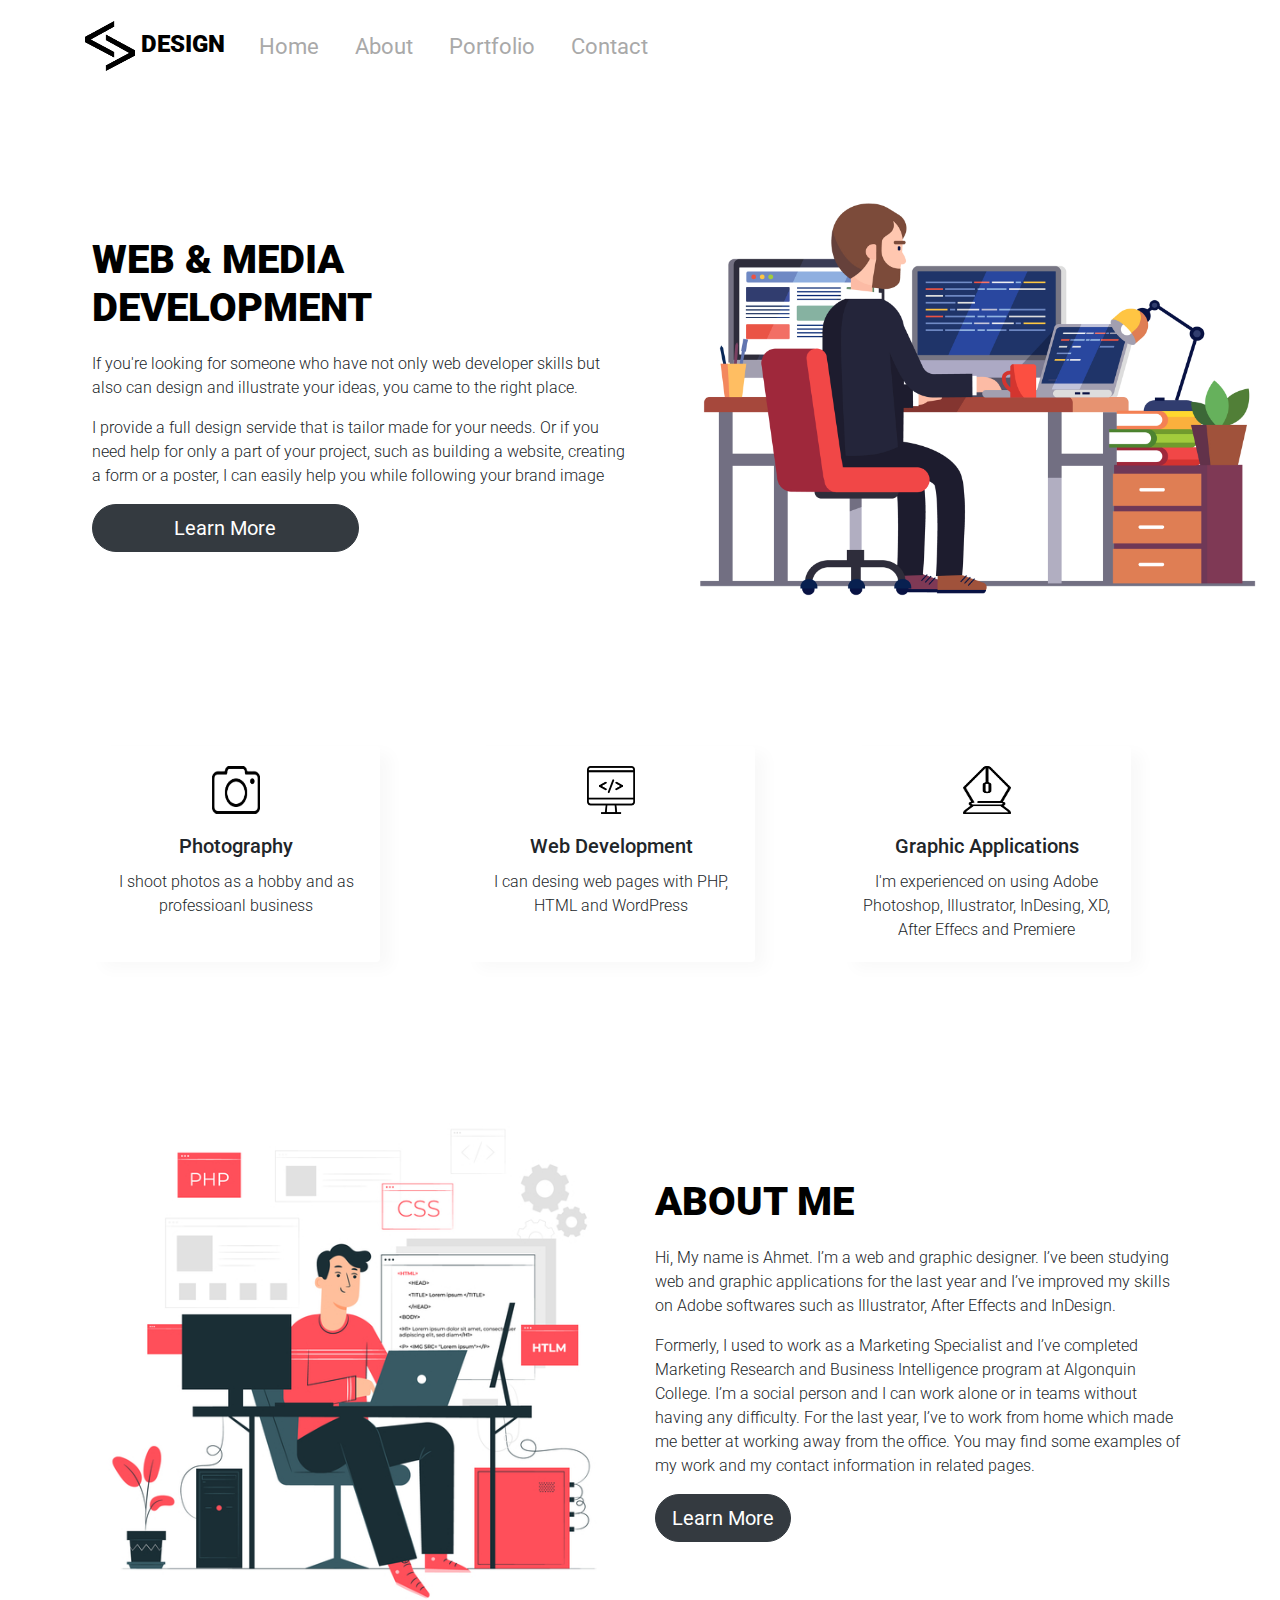
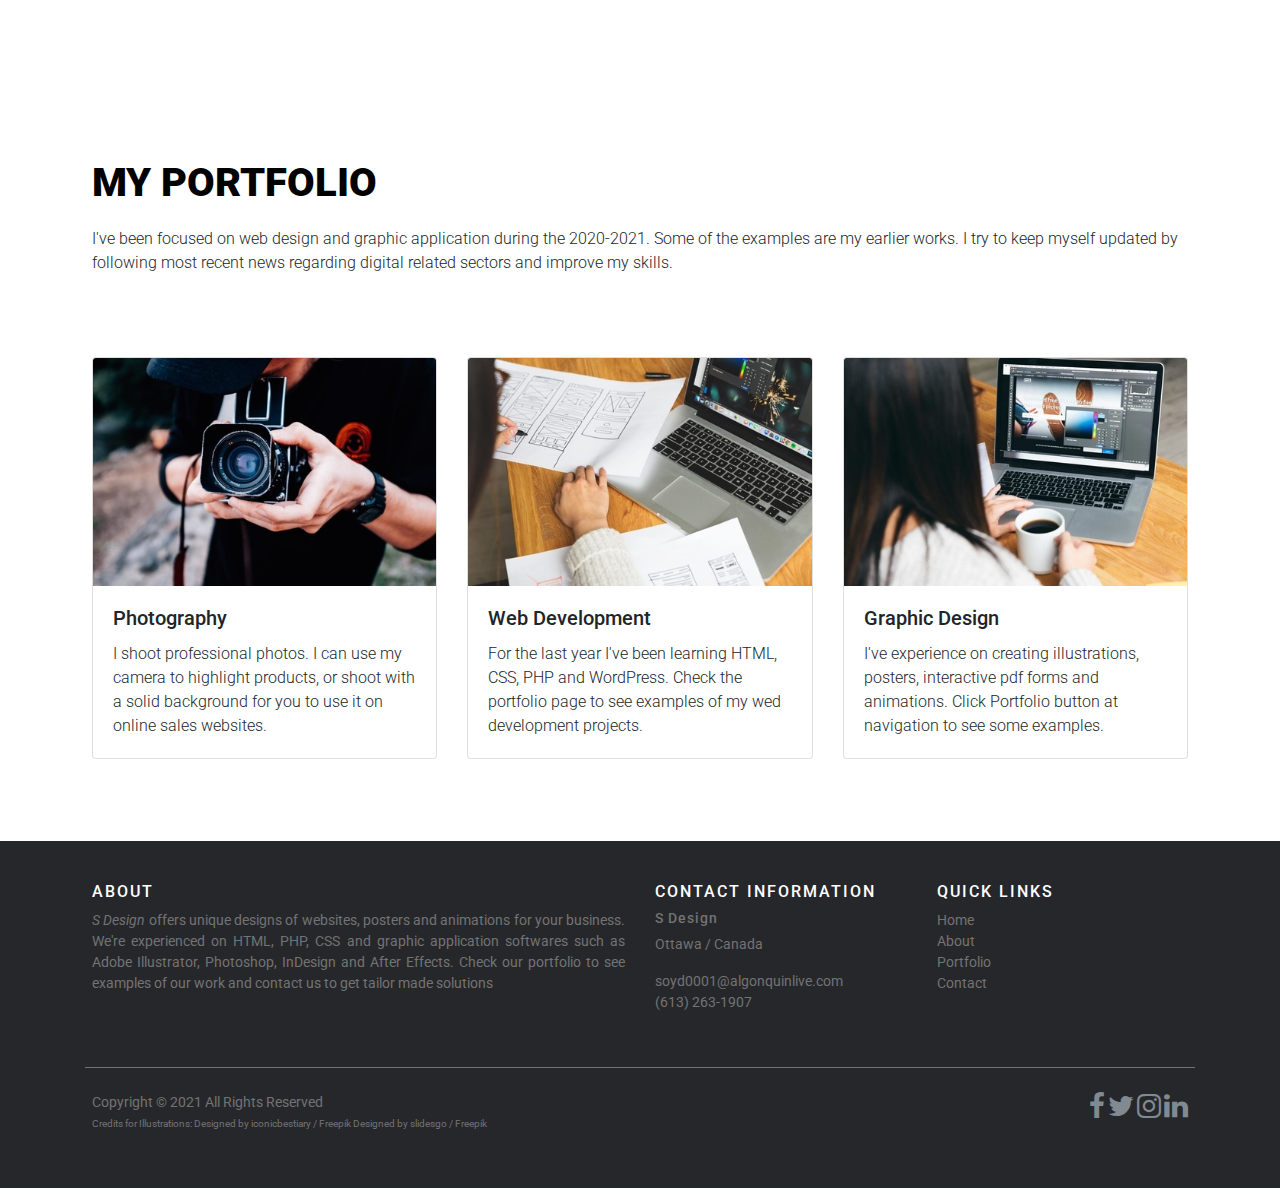
<file: index.html>
<!DOCTYPE>
<html>
    <head>
        <title>Soydan Graphic & Web Design</title>
        <!-- Required meta tags -->
        <meta charset="utf-8">
        <meta name="viewport" content="width=device-width, initial-scale=1, shrink-to-fit=no">

        <!-- Bootstrap CSS 4.0-->
        <link rel="stylesheet" href="https://maxcdn.bootstrapcdn.com/bootstrap/4.0.0/css/bootstrap.min.css" integrity="sha384-Gn5384xqQ1aoWXA+058RXPxPg6fy4IWvTNh0E263XmFcJlSAwiGgFAW/dAiS6JXm" crossorigin="anonymous">
        
        <!-- Bootstrap CSS 5.0-->
        <link href="https://cdn.jsdelivr.net/npm/bootstrap@5.0.0-beta3/dist/css/bootstrap.min.css" rel="stylesheet" integrity="sha384-eOJMYsd53ii+scO/bJGFsiCZc+5NDVN2yr8+0RDqr0Ql0h+rP48ckxlpbzKgwra6" crossorigin="anonymous">
        <link rel="stylesheet" href="https://cdnjs.cloudflare.com/ajax/libs/font-awesome/4.7.0/css/font-awesome.min.css">

        <!-- Custom CSS -->
        <link href="https://fonts.googleapis.com/css2?family=Playfair+Display:wght@400;700;900&family=Roboto:wght@100;300;400;500;700&display=swap" rel="stylesheet">
        <link rel="stylesheet" href="./style.css" />
        
        <!-- JavaScript Bundle with Popper -->
        <script src="https://cdn.jsdelivr.net/npm/bootstrap@5.0.0-beta3/dist/js/bootstrap.bundle.min.js" integrity="sha384-JEW9xMcG8R+pH31jmWH6WWP0WintQrMb4s7ZOdauHnUtxwoG2vI5DkLtS3qm9Ekf" crossorigin="anonymous"></script>
        
    </head>
    <body>
        <!-- Navbar -->
        <nav class="py-3 navbar navbar-expand-lg fixed-top auto-hiding-navbar">
          <div class="container">
            <a class="navbar-brand" href="index.html">
                <img src="./img/logo.png" class="logo" alt="logo" width="50em" height="50em"/>
                Design 
            </a>
            <button class="navbar-toggler" type="button" data-bs-toggle="collapse" data-bs-target="#navbarSupportedContent" aria-controls="navbarSupportedContent" aria-expanded="false" aria-label="Toggle navigation">
              <span class="navbar-toggler-icon"></span>
            </button>
            <div class="collapse navbar-collapse" id="navbarSupportedContent">
              <ul class="navbar-nav ms-auto ">
                <li class="nav-item">
                  <a class="nav-link active" aria-current="page" href="index.html">Home</a>
                </li>
                <li class="nav-item">
                  <a class="nav-link" href="about.html">About</a>
                </li>
                <li class="nav-item">
                  <a class="nav-link" href="portfolio.html">Portfolio</a>
                </li>
                <li class="nav-item">
                  <a class="nav-link" href="contact.html">Contact</a>
                </li>
              </ul>
            </div>
          </div>
        </nav>
        <!-- End Navbar -->
        
        <!-- Hero Section -->
        <section id="hero">
            <div class="container">
                <div class="row">
                   <div class="col">
                      <h1>Web & Media<br>Development</h1>
                      <p>If you're looking for someone who have not only web developer skills but also can design and illustrate your ideas, you came to the right place. </p>
                      <p>I provide a full design servide that is tailor made for your needs. Or if you need help for only a part of your project, such as building a website, creating a form or a poster, I can easily help you while following your brand image</p>
                       <button type="button" class="btn btn-dark btn-lg">Learn More</button>
                </div>
                <div class="col img-col">
                <img src="./img/hero.jpg" alt=" S Design" class="img-fluid" />
                </div>
                </div>
                <div class="row cards">
                   <div class="col-md-4 d-flex justfy-content-center">
                        <div class="card" style="width: 18rem;">
                            <div class="card-body">
                                <img src="./img/icon1.png" alt="Photography" class="icon" />
                                <h5 class="card-title">Photography</h5>
                                <p class="card-text">I shoot photos as a hobby and as professioanl business</p>
                            </div>
                        </div>
                   </div>
                   <div class="col-md-4 d-flex justfy-content-center">
                        <div class="card" style="width: 18rem;">
                            <div class="card-body">
                                <img src="./img/icon2.png" alt="Web Design" class="icon" />
                                <h5 class="card-title">Web Development</h5>
                                <p class="card-text">I can desing web pages with PHP, HTML and WordPress</p>
                            </div>
                        </div>
                   </div>
                   <div class="col-md-4 d-flex justfy-content-center">
                        <div class="card" style="width: 18rem;">
                            <div class="card-body">
                                <img src="./img/icon4.png" alt="Media Design" class="icon" />
                                <h5 class="card-title">Graphic Applications</h5>
                                <p class="card-text">I'm experienced on using Adobe Photoshop, Illustrator, InDesing, XD, After Effecs and Premiere</p>
                            </div>
                        </div>
                   </div>
                </div>
            </div>
        </section>
        <!-- End Hero Section -->
        
        <!-- About Section -->
        <section id="about">
            <div class="container">
                <div class="row align-items-center">
                    <div class="col">
                       <img src="./img/about2.jpg" alt="About Us" class="img-fluid" />
                    </div>
                    <div class="col">
                       <h1>About Me</h1>
                       <p>Hi, My name is Ahmet. I’m a web and graphic designer. I’ve been studying web and graphic applications for the last year and I’ve improved my skills on Adobe softwares such as Illustrator, After Effects and InDesign.
                        </p>
                        <p>Formerly, I used to work as a Marketing Specialist and I’ve completed Marketing Research and Business Intelligence program at Algonquin College. I’m a social person and I can work alone or in teams without having any difficulty. For the last year, I’ve to work from home which made me better at working away from the office. You may find some examples of my work and my contact information in related pages.</p>
                       <button type="button" class="btn btn-dark btn-lg">Learn More</button>
                    </div>
                </div>
            </div>
        </section>
        <!-- End About Section -->
        
        <!-- Portfolio Section -->
        <section id="portfolio">
            <div class="container">
                <div class="row align-items-center portfolio">
                    <div class="col">
                        <h1>My Portfolio</h1>
                        <p>I've been focused on web design and graphic application during the 2020-2021. Some of the examples are my earlier works. I try to keep myself updated by following most recent news regarding digital related sectors and improve my skills.</p>
                    </div>
                </div>
                <div class="row align-items-center">
                    <div class="col">
                        <div class="card mb-3">
                            <img src="./img/port1.jpg" class="card-img-top" alt="Photography Portfolio">
                            <div class="card-body">
                                <h5 class="card-title">Photography</h5>
                                <p class="card-text">I shoot professional photos. I can use my camera to highlight products, or shoot with a solid background for you to use it on online sales websites. </p>
                            </div>
                        </div>
                    </div>
                    <div class="col">
                        <div class="card mb-3">
                            <img src="./img/port2.jpg" class="card-img-top" alt="Web Development Portfolio">
                            <div class="card-body">
                                <h5 class="card-title">Web Development</h5>
                                <p class="card-text">For the last year I've been learning HTML, CSS, PHP and WordPress. Check the portfolio page to see examples of my wed development projects.</p>
                            </div>
                        </div>
                    </div>
                    <div class="col">
                        <div class="card mb-3">
                            <img src="./img/port3.jpg" class="card-img-top" alt="Graphic Design Portfolio">
                            <div class="card-body">
                                <h5 class="card-title">Graphic Design</h5>
                                <p class="card-text">I've experience on creating illustrations, posters, interactive pdf forms and animations. Click Portfolio button at navigation to see some examples.</p>
                            </div>
                        </div>
                    </div>
                </div>
            </div>
        </section>
        <!-- End Portfolio Section -->
                
        <!-- Footer Starts -->
        <footer class="site-footer">
          <div class="container">
            <div class="row">
              <div class="col-sm-12 col-md-6">
                <h5>About</h5>
                <p class="text-justify"><i>S Design</i> offers unique designs of websites, posters and animations for your business. We're experienced on HTML, PHP, CSS and graphic application softwares such as Adobe Illustrator, Photoshop, InDesign and After Effects. Check our portfolio to see examples of our work and contact us to get tailor made solutions </p>
              </div>

              <div class="col-xs-6 col-md-3">
                <h5>Contact Information</h5>
                <h6>S Design</h6>
                <p>Ottawa / Canada</p>
                <a href="mailto:soyd0001@algonquinlive.com" class="contact-link">soyd0001@algonquinlive.com</a>
                <br>
                <a href="tel:6132631907" class="contact-link">(613) 263-1907</a>
              </div>

              <div class="col-xs-6 col-md-3">
                <h5>Quick Links</h5>
                <ul class="footer-links">
                  <li><a href="index.html">Home</a></li>
                  <li><a href="about.html">About</a></li>
                  <li><a href="portfolio.html">Portfolio</a></li>
                  <li><a href="contact.html">Contact</a></li>
                </ul>
              </div>
            </div>
            <hr>
          </div>
          <div class="container">
            <div class="row">
              <div class="col-md-8 col-sm-6 col-xs-12">
                <p class="copyright-text">Copyright &copy; 2021 All Rights Reserved </p>
                <p id="credits">Credits for Illustrations:
                <a href="http://www.freepik.com">Designed by iconicbestiary / Freepik</a>
                <a href="http://www.freepik.com">Designed by slidesgo / Freepik</a>
                </p>
                
              </div>

              <div class="col-md-4 col-sm-6 col-xs-12">
                <ul class="social-icons">
                  <li><a class="facebook" href="#"><i class="fa fa-facebook"></i></a></li>
                  <li><a class="twitter" href="#"><i class="fa fa-twitter"></i></a></li>
                  <li><a class="dribbble" href="#"><i class="fa fa-instagram"></i></a></li>
                  <li><a class="linkedin" href="#"><i class="fa fa-linkedin"></i></a></li>   
                </ul>
              </div>
            </div>
          </div>
        </footer>
            <!-- Footer Ends -->
    
    <!-- jQuery first, then Popper.js, then Bootstrap JS -->
    <script src="https://code.jquery.com/jquery-3.2.1.slim.min.js" integrity="sha384-KJ3o2DKtIkvYIK3UENzmM7KCkRr/rE9/Qpg6aAZGJwFDMVNA/GpGFF93hXpG5KkN" crossorigin="anonymous"></script>
    <script src="https://cdnjs.cloudflare.com/ajax/libs/popper.js/1.12.9/umd/popper.min.js" integrity="sha384-ApNbgh9B+Y1QKtv3Rn7W3mgPxhU9K/ScQsAP7hUibX39j7fakFPskvXusvfa0b4Q" crossorigin="anonymous"></script>
    <script src="https://maxcdn.bootstrapcdn.com/bootstrap/4.0.0/js/bootstrap.min.js" integrity="sha384-JZR6Spejh4U02d8jOt6vLEHfe/JQGiRRSQQxSfFWpi1MquVdAyjUar5+76PVCmYl" crossorigin="anonymous"></script>

        
    </body>
</html>
</file>
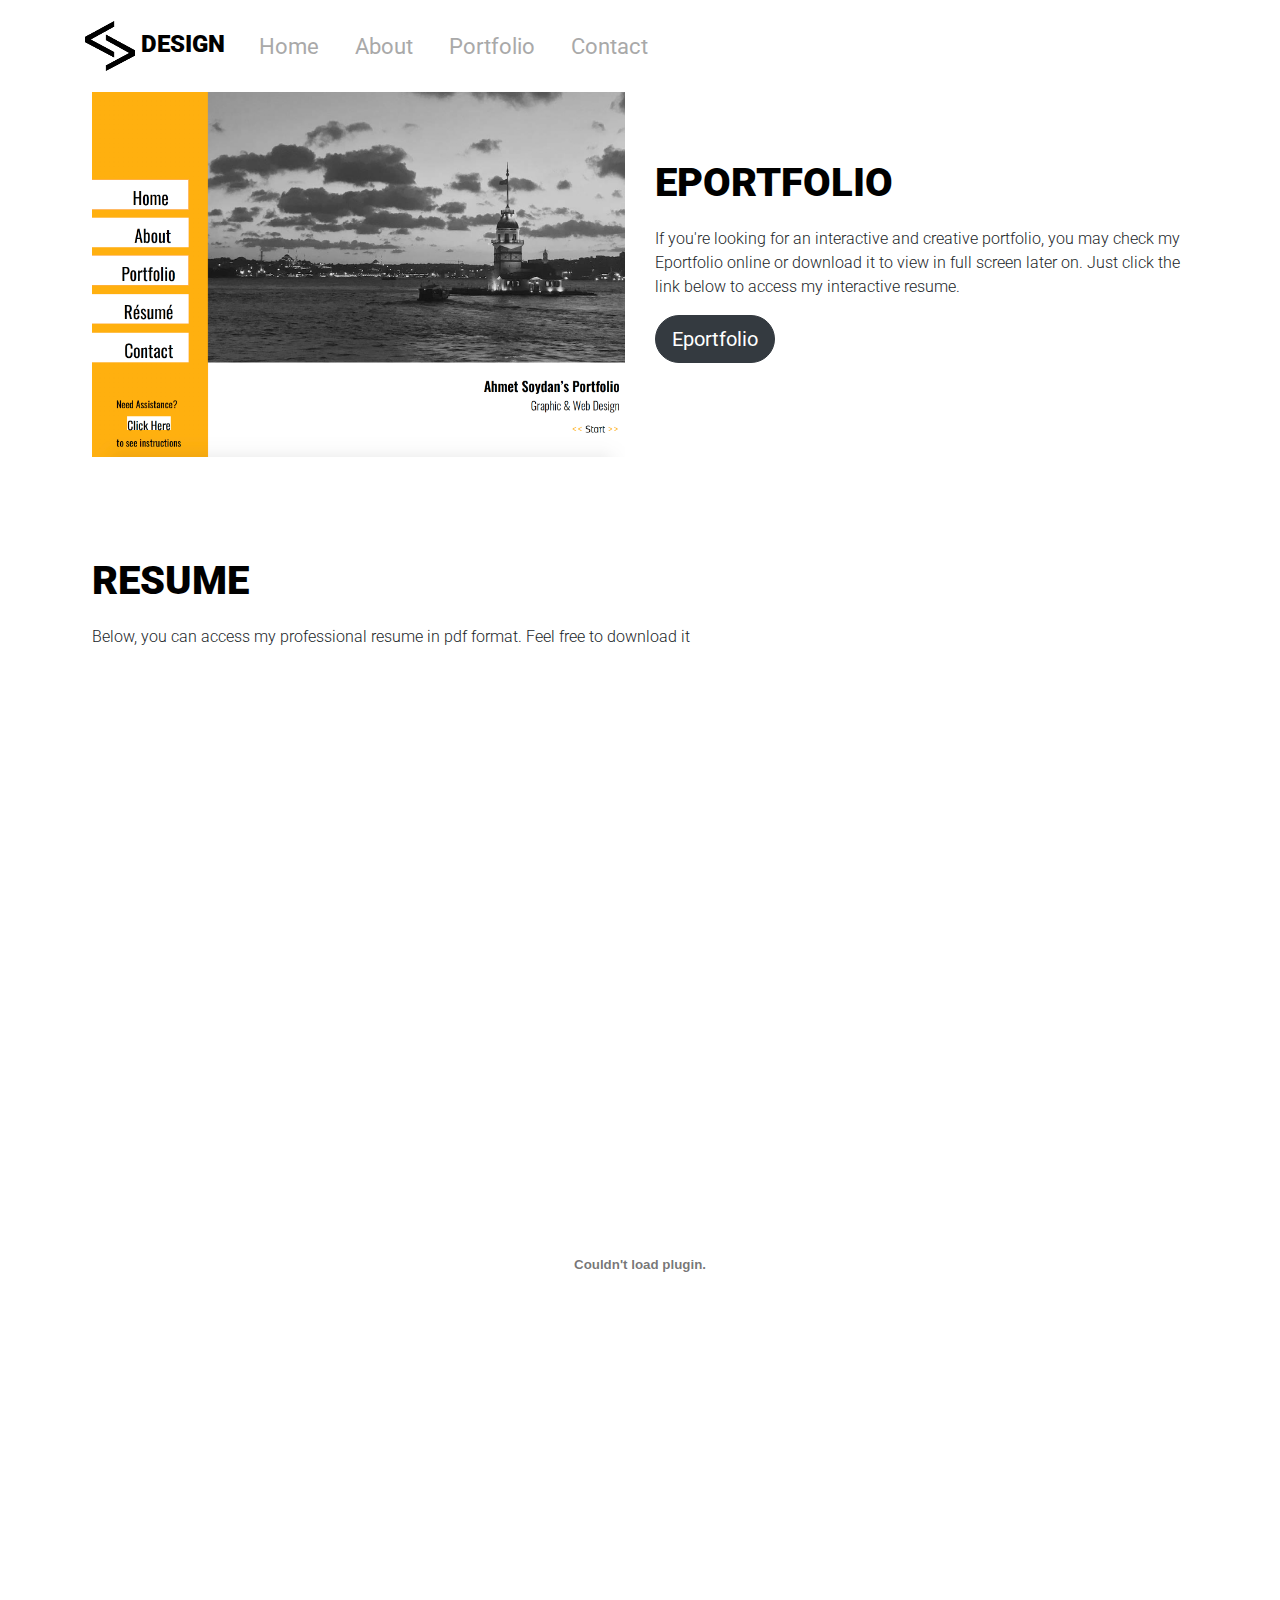
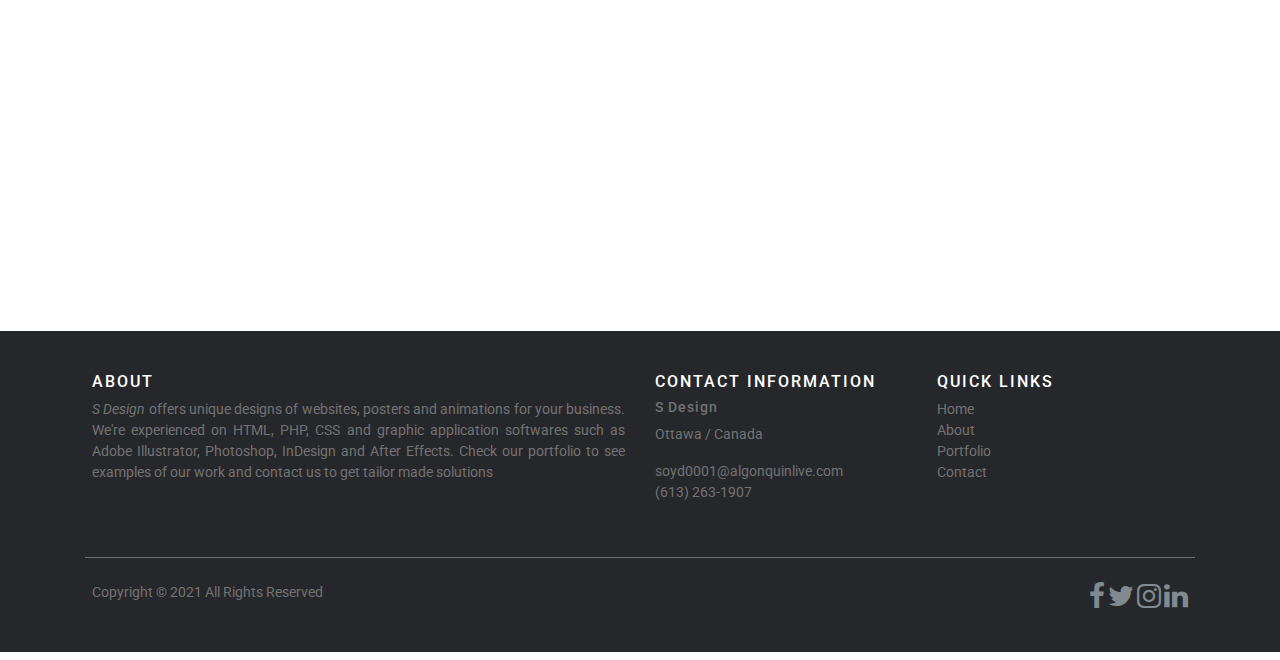
<file: about.html>
<!DOCTYPE>
<html>
    <head>
        <title>Soydan Graphic & Web Design</title>
        <!-- Required meta tags -->
        <meta charset="utf-8">
        <meta name="viewport" content="width=device-width, initial-scale=1, shrink-to-fit=no">

        <!-- Bootstrap CSS 4.0-->
        <link rel="stylesheet" href="https://maxcdn.bootstrapcdn.com/bootstrap/4.0.0/css/bootstrap.min.css" integrity="sha384-Gn5384xqQ1aoWXA+058RXPxPg6fy4IWvTNh0E263XmFcJlSAwiGgFAW/dAiS6JXm" crossorigin="anonymous">
        
        <!-- Bootstrap CSS 5.0-->
        <link href="https://cdn.jsdelivr.net/npm/bootstrap@5.0.0-beta3/dist/css/bootstrap.min.css" rel="stylesheet" integrity="sha384-eOJMYsd53ii+scO/bJGFsiCZc+5NDVN2yr8+0RDqr0Ql0h+rP48ckxlpbzKgwra6" crossorigin="anonymous">
        <link rel="stylesheet" href="https://cdnjs.cloudflare.com/ajax/libs/font-awesome/4.7.0/css/font-awesome.min.css">

        <!-- Custom CSS -->
        <link href="https://fonts.googleapis.com/css2?family=Playfair+Display:wght@400;700;900&family=Roboto:wght@100;300;400;500;700&display=swap" rel="stylesheet">
        <link rel="stylesheet" href="./style.css" />
        
        <!-- JavaScript Bundle with Popper -->
        <script src="https://cdn.jsdelivr.net/npm/bootstrap@5.0.0-beta3/dist/js/bootstrap.bundle.min.js" integrity="sha384-JEW9xMcG8R+pH31jmWH6WWP0WintQrMb4s7ZOdauHnUtxwoG2vI5DkLtS3qm9Ekf" crossorigin="anonymous"></script>
        
    </head>
    <body>
        <!-- Navbar -->
        <nav class="py-3 navbar navbar-expand-lg fixed-top auto-hiding-navbar">
          <div class="container">
            <a class="navbar-brand" href="#">
                <img src="./img/logo.png" class="logo" alt="logo" width="50em" height="50em"/>
                Design 
            </a>
            <button class="navbar-toggler" type="button" data-bs-toggle="collapse" data-bs-target="#navbarSupportedContent" aria-controls="navbarSupportedContent" aria-expanded="false" aria-label="Toggle navigation">
              <span class="navbar-toggler-icon"></span>
            </button>
            <div class="collapse navbar-collapse" id="navbarSupportedContent">
              <ul class="navbar-nav ms-auto ">
                  <li class="nav-item">
                  <a class="nav-link active" aria-current="page" href="index.html">Home</a>
                </li>
                <li class="nav-item">
                  <a class="nav-link" href="about.html">About</a>
                </li>
                <li class="nav-item">
                  <a class="nav-link" href="portfolio.html">Portfolio</a>
                </li>
                <li class="nav-item">
                  <a class="nav-link" href="contact.html">Contact</a>
                </li>
              </ul>
            </div>
          </div>
        </nav>
        <!-- End Navbar -->
        
        <!-- Eportfolio Section -->
        <section id="about">
            <div class="container">
                <div class="row align-items-center">
                   <div class="col">
                       <img src="./img/eportfolio.png" alt="About Us" class="img-fluid" width="100%" />
                   </div>
                    <div class="col">
                       <h1>eportfolio</h1>
                    <p>If you're looking for an interactive and creative portfolio, you may check my Eportfolio online or download it to view in full screen later on. Just click the link below to access my interactive resume.</p>
                       <button type="submit" class="btn btn-dark btn-lg" onclick="window.location.href='./files/eportfolio.pdf'">Eportfolio</button>
                </div>
                </div>
            </div>
        </section>
        <!-- End Eportfolio Section -->
        
        <!-- Resume -->
        <section id="resume">
            <div class="container">
                <div class="row align-items-center">
                   <div class="col">
                       <h1>Resume</h1>
                        <p>Below, you can access my professional resume in pdf format. Feel free to download it</p>
                   </div>
                <embed src="files/resume.pdf" type="application/pdf" width="100%" height="1200px" />
                </div>
            </div>
        </section>
        <!-- End Resume Section -->
                
        <!-- Footer Starts -->
        <footer class="site-footer">
          <div class="container">
            <div class="row">
              <div class="col-sm-12 col-md-6">
                <h5>About</h5>
                <p class="text-justify"><i>S Design</i> offers unique designs of websites, posters and animations for your business. We're experienced on HTML, PHP, CSS and graphic application softwares such as Adobe Illustrator, Photoshop, InDesign and After Effects. Check our portfolio to see examples of our work and contact us to get tailor made solutions </p>
              </div>

              <div class="col-xs-6 col-md-3">
                <h5>Contact Information</h5>
                <h6>S Design</h6>
                <p>Ottawa / Canada</p>
                <a href="mailto:soyd0001@algonquinlive.com" class="contact-link">soyd0001@algonquinlive.com</a>
                <br>
                <a href="tel:6132631907" class="contact-link">(613) 263-1907</a>
              </div>

              <div class="col-xs-6 col-md-3">
                <h5>Quick Links</h5>
                <ul class="footer-links">
                  <li><a href="index.html">Home</a></li>
                  <li><a href="about.html">About</a></li>
                  <li><a href="portfolio.html">Portfolio</a></li>
                  <li><a href="contact.html">Contact</a></li>
                </ul>
              </div>
            </div>
            <hr>
          </div>
          <div class="container">
            <div class="row">
              <div class="col-md-8 col-sm-6 col-xs-12">
                <p class="copyright-text">Copyright &copy; 2021 All Rights Reserved </p>
              </div>

              <div class="col-md-4 col-sm-6 col-xs-12">
                <ul class="social-icons">
                  <li><a class="facebook" href="#"><i class="fa fa-facebook"></i></a></li>
                  <li><a class="twitter" href="#"><i class="fa fa-twitter"></i></a></li>
                  <li><a class="dribbble" href="#"><i class="fa fa-instagram"></i></a></li>
                  <li><a class="linkedin" href="#"><i class="fa fa-linkedin"></i></a></li>   
                </ul>
              </div>
            </div>
          </div>
        </footer>
            <!-- Footer Ends -->
    
    <!-- jQuery first, then Popper.js, then Bootstrap JS -->
    <script src="https://code.jquery.com/jquery-3.2.1.slim.min.js" integrity="sha384-KJ3o2DKtIkvYIK3UENzmM7KCkRr/rE9/Qpg6aAZGJwFDMVNA/GpGFF93hXpG5KkN" crossorigin="anonymous"></script>
    <script src="https://cdnjs.cloudflare.com/ajax/libs/popper.js/1.12.9/umd/popper.min.js" integrity="sha384-ApNbgh9B+Y1QKtv3Rn7W3mgPxhU9K/ScQsAP7hUibX39j7fakFPskvXusvfa0b4Q" crossorigin="anonymous"></script>
    <script src="https://maxcdn.bootstrapcdn.com/bootstrap/4.0.0/js/bootstrap.min.js" integrity="sha384-JZR6Spejh4U02d8jOt6vLEHfe/JQGiRRSQQxSfFWpi1MquVdAyjUar5+76PVCmYl" crossorigin="anonymous"></script>
        
    </body>
</html>
</file>
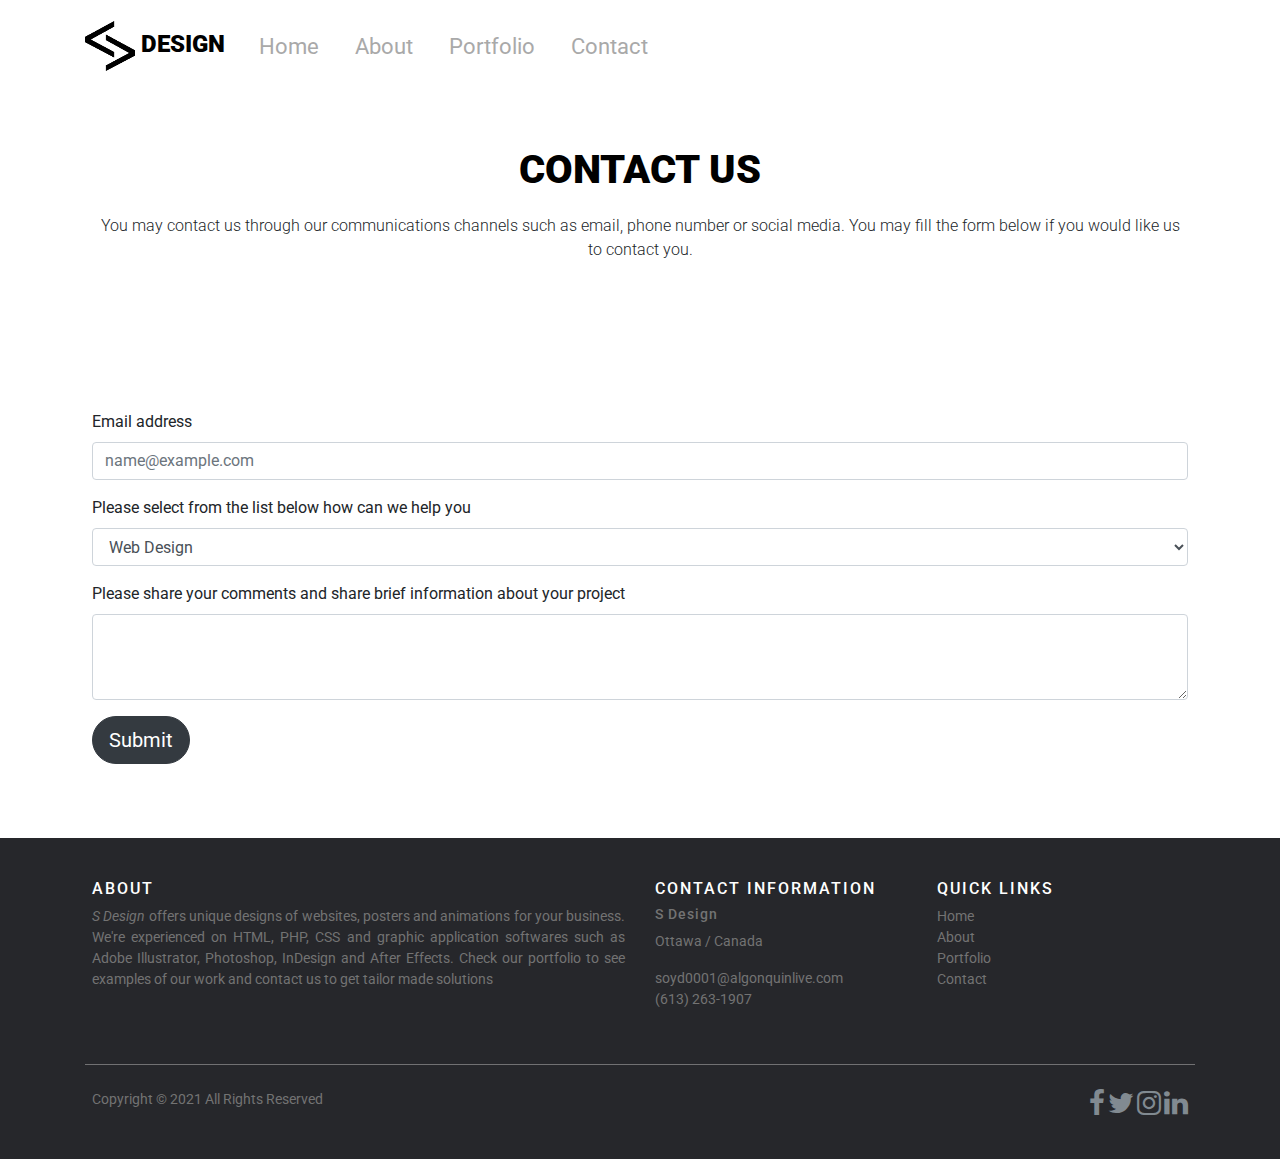
<file: contact.html>
<!DOCTYPE>
<html>
    <head>
        <title>Soydan Graphic & Web Design</title>
        <!-- Required meta tags -->
        <meta charset="utf-8">
        <meta name="viewport" content="width=device-width, initial-scale=1, shrink-to-fit=no">

        <!-- Bootstrap CSS 4.0-->
        <link rel="stylesheet" href="https://maxcdn.bootstrapcdn.com/bootstrap/4.0.0/css/bootstrap.min.css" integrity="sha384-Gn5384xqQ1aoWXA+058RXPxPg6fy4IWvTNh0E263XmFcJlSAwiGgFAW/dAiS6JXm" crossorigin="anonymous">
        
        <!-- Bootstrap CSS 5.0-->
        <link href="https://cdn.jsdelivr.net/npm/bootstrap@5.0.0-beta3/dist/css/bootstrap.min.css" rel="stylesheet" integrity="sha384-eOJMYsd53ii+scO/bJGFsiCZc+5NDVN2yr8+0RDqr0Ql0h+rP48ckxlpbzKgwra6" crossorigin="anonymous">
        <link rel="stylesheet" href="https://cdnjs.cloudflare.com/ajax/libs/font-awesome/4.7.0/css/font-awesome.min.css">

        <!-- Custom CSS -->
        <link href="https://fonts.googleapis.com/css2?family=Playfair+Display:wght@400;700;900&family=Roboto:wght@100;300;400;500;700&display=swap" rel="stylesheet">
        <link rel="stylesheet" href="./style.css" />
        
        <!-- JavaScript Bundle with Popper -->
        <script src="https://cdn.jsdelivr.net/npm/bootstrap@5.0.0-beta3/dist/js/bootstrap.bundle.min.js" integrity="sha384-JEW9xMcG8R+pH31jmWH6WWP0WintQrMb4s7ZOdauHnUtxwoG2vI5DkLtS3qm9Ekf" crossorigin="anonymous"></script>
        
    </head>
    <body>
        <!-- Navbar -->
        <nav class="py-3 navbar navbar-expand-lg fixed-top auto-hiding-navbar">
          <div class="container">
            <a class="navbar-brand" href="index.html">
                <img src="./img/logo.png" class="logo" alt="logo" width="50em" height="50em"/>
                Design 
            </a>
            <button class="navbar-toggler" type="button" data-bs-toggle="collapse" data-bs-target="#navbarSupportedContent" aria-controls="navbarSupportedContent" aria-expanded="false" aria-label="Toggle navigation">
              <span class="navbar-toggler-icon"></span>
            </button>
            <div class="collapse navbar-collapse" id="navbarSupportedContent">
              <ul class="navbar-nav ms-auto ">
                <li class="nav-item">
                  <a class="nav-link active" aria-current="page" href="index.html">Home</a>
                </li>
                <li class="nav-item">
                  <a class="nav-link" href="about.html">About</a>
                </li>
                <li class="nav-item">
                  <a class="nav-link" href="portfolio.html">Portfolio</a>
                </li>
                <li class="nav-item">
                  <a class="nav-link" href="contact.html">Contact</a>
                </li>
              </ul>
            </div>
          </div>
        </nav>
        <!-- End Navbar -->
        
        <!-- Contact Section -->
        <section id="contact">
            <div class="container">
                <div class="row align-items-center">
                    <div class="col">
                           <h1>Contact Us</h1>
                           <p>You may contact us through our communications channels such as email, phone number or social media. You may fill the form below if you would like us to contact you.</p>
                    </div>
                </div>
            </div>
        </section>
        <!-- End Contact Section -->
        <section id="form">
            <form>
              <div class="container">
               <div class="row align-items-center">
               <div class="col">
                <div class="form-group">
                    <label for="exampleFormControlInput1">Email address</label>
                    <input type="email" class="form-control" id="exampleFormControlInput1" placeholder="name@example.com">
                </div>
                <div class="form-group">
                    <label for="exampleFormControlSelect1">Please select from the list below how can we help you</label>
                    <select class="form-control" id="exampleFormControlSelect1">
                        <option>Web Design</option>
                        <option>Animation</option>
                        <option>Graphic Design</option>
                        <option>Marketing Research</option>
                        <option>Other</option>
                    </select>
                </div>
                <div class="form-group">
                    <label for="comments">Please share your comments and share brief information about your project</label>
                    <textarea class="form-control" id="exampleFormControlTextarea1" rows="3"></textarea>
                </div>
                <button type="submit" class="btn btn-dark btn-lg">Submit</button>
                   </div>
                </div>
                </div>
            </form>
        </section>
        <!-- Form Section -->
        
        <!-- End Form Section -->
        <!-- Footer Starts -->
        <footer class="site-footer">
          <div class="container">
            <div class="row">
              <div class="col-sm-12 col-md-6">
                <h5>About</h5>
                <p class="text-justify"><i>S Design</i> offers unique designs of websites, posters and animations for your business. We're experienced on HTML, PHP, CSS and graphic application softwares such as Adobe Illustrator, Photoshop, InDesign and After Effects. Check our portfolio to see examples of our work and contact us to get tailor made solutions </p>
              </div>

              <div class="col-xs-6 col-md-3">
                <h5>Contact Information</h5>
                <h6>S Design</h6>
                <p>Ottawa / Canada</p>
                <a href="mailto:soyd0001@algonquinlive.com" class="contact-link">soyd0001@algonquinlive.com</a>
                <br>
                <a href="tel:6132631907" class="contact-link">(613) 263-1907</a>
              </div>

              <div class="col-xs-6 col-md-3">
                <h5>Quick Links</h5>
                <ul class="footer-links">
                  <li><a href="index.html">Home</a></li>
                  <li><a href="about.html">About</a></li>
                  <li><a href="portfolio.html">Portfolio</a></li>
                  <li><a href="contact.html">Contact</a></li>
                </ul>
              </div>
            </div>
            <hr>
          </div>
          <div class="container">
            <div class="row">
              <div class="col-md-8 col-sm-6 col-xs-12">
                <p class="copyright-text">Copyright &copy; 2021 All Rights Reserved </p>
              </div>

              <div class="col-md-4 col-sm-6 col-xs-12">
                <ul class="social-icons">
                  <li><a class="facebook" href="#"><i class="fa fa-facebook"></i></a></li>
                  <li><a class="twitter" href="#"><i class="fa fa-twitter"></i></a></li>
                  <li><a class="dribbble" href="#"><i class="fa fa-instagram"></i></a></li>
                  <li><a class="linkedin" href="#"><i class="fa fa-linkedin"></i></a></li>   
                </ul>
              </div>
            </div>
          </div>
        </footer>
            <!-- Footer Ends -->
    
    <!-- jQuery first, then Popper.js, then Bootstrap JS -->
    <script src="https://code.jquery.com/jquery-3.2.1.slim.min.js" integrity="sha384-KJ3o2DKtIkvYIK3UENzmM7KCkRr/rE9/Qpg6aAZGJwFDMVNA/GpGFF93hXpG5KkN" crossorigin="anonymous"></script>
    <script src="https://cdnjs.cloudflare.com/ajax/libs/popper.js/1.12.9/umd/popper.min.js" integrity="sha384-ApNbgh9B+Y1QKtv3Rn7W3mgPxhU9K/ScQsAP7hUibX39j7fakFPskvXusvfa0b4Q" crossorigin="anonymous"></script>
    <script src="https://maxcdn.bootstrapcdn.com/bootstrap/4.0.0/js/bootstrap.min.js" integrity="sha384-JZR6Spejh4U02d8jOt6vLEHfe/JQGiRRSQQxSfFWpi1MquVdAyjUar5+76PVCmYl" crossorigin="anonymous"></script>
        
    </body>
</html>
</file>
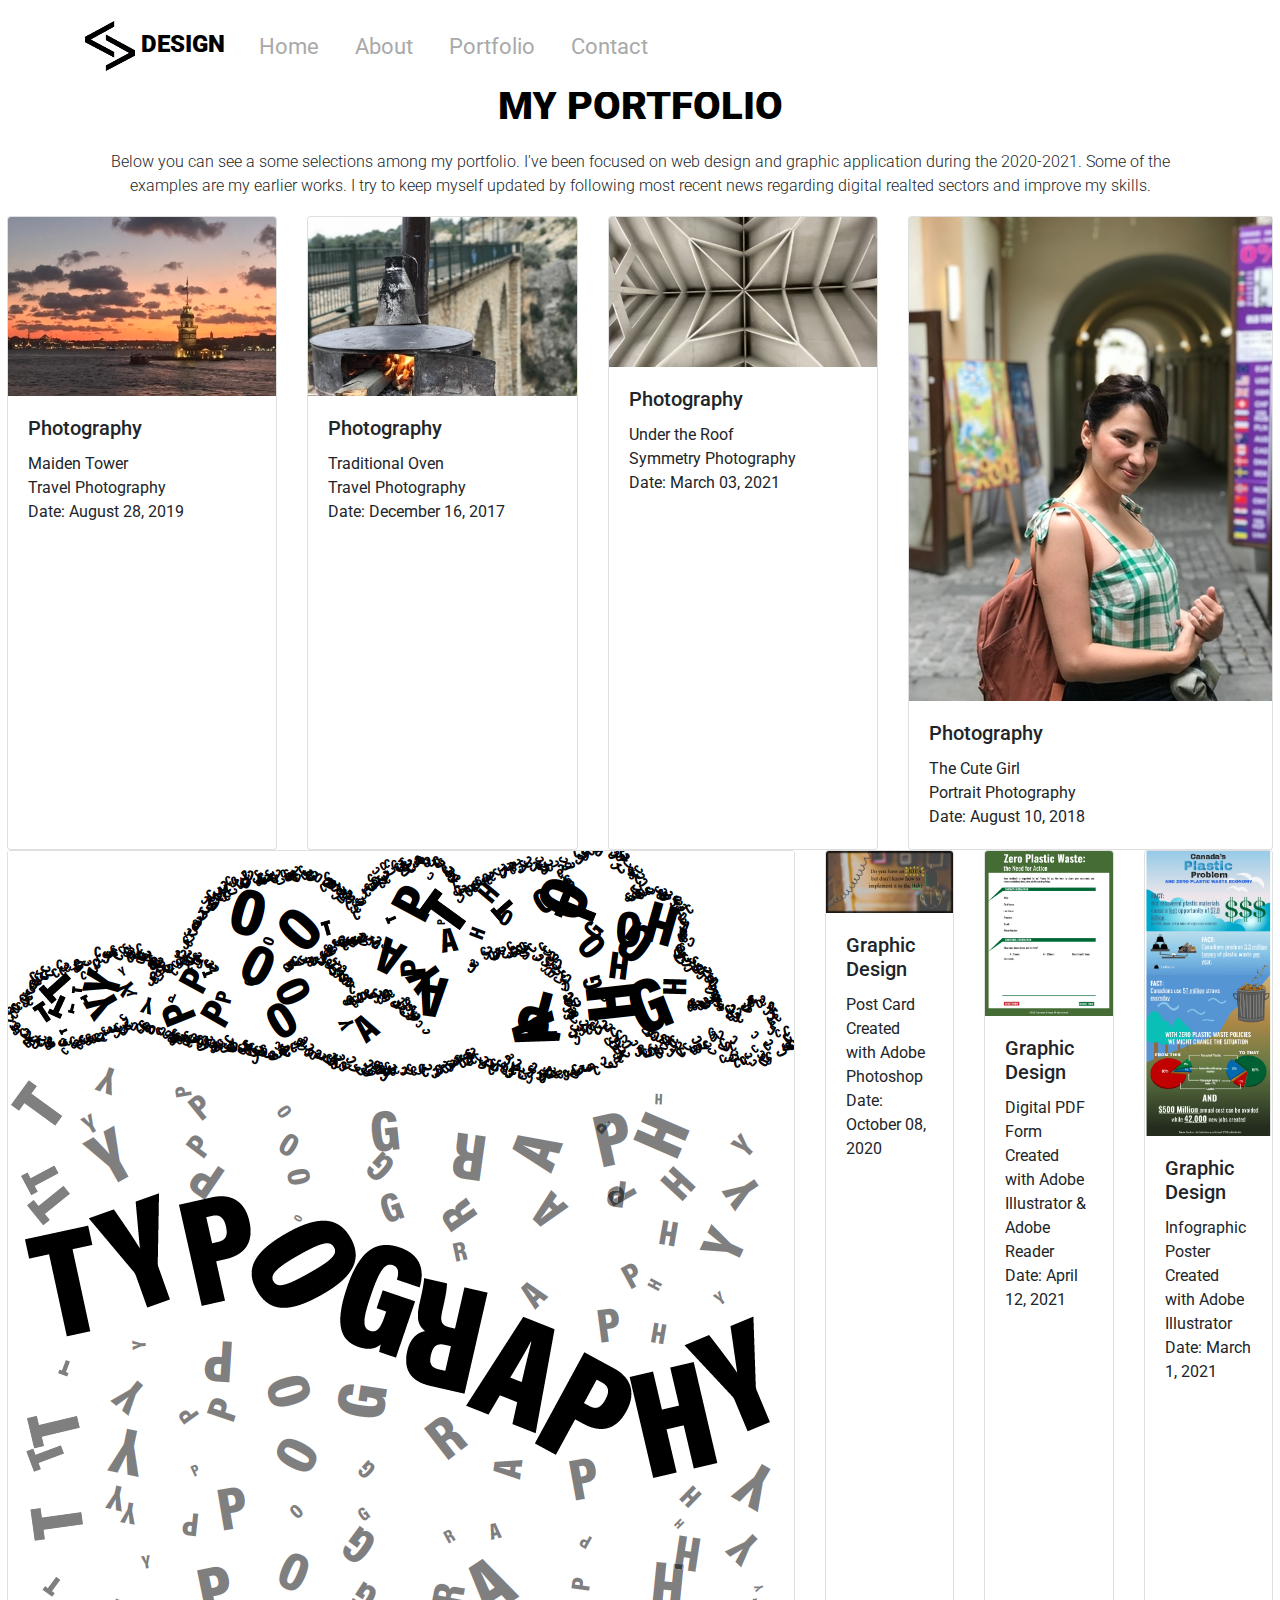
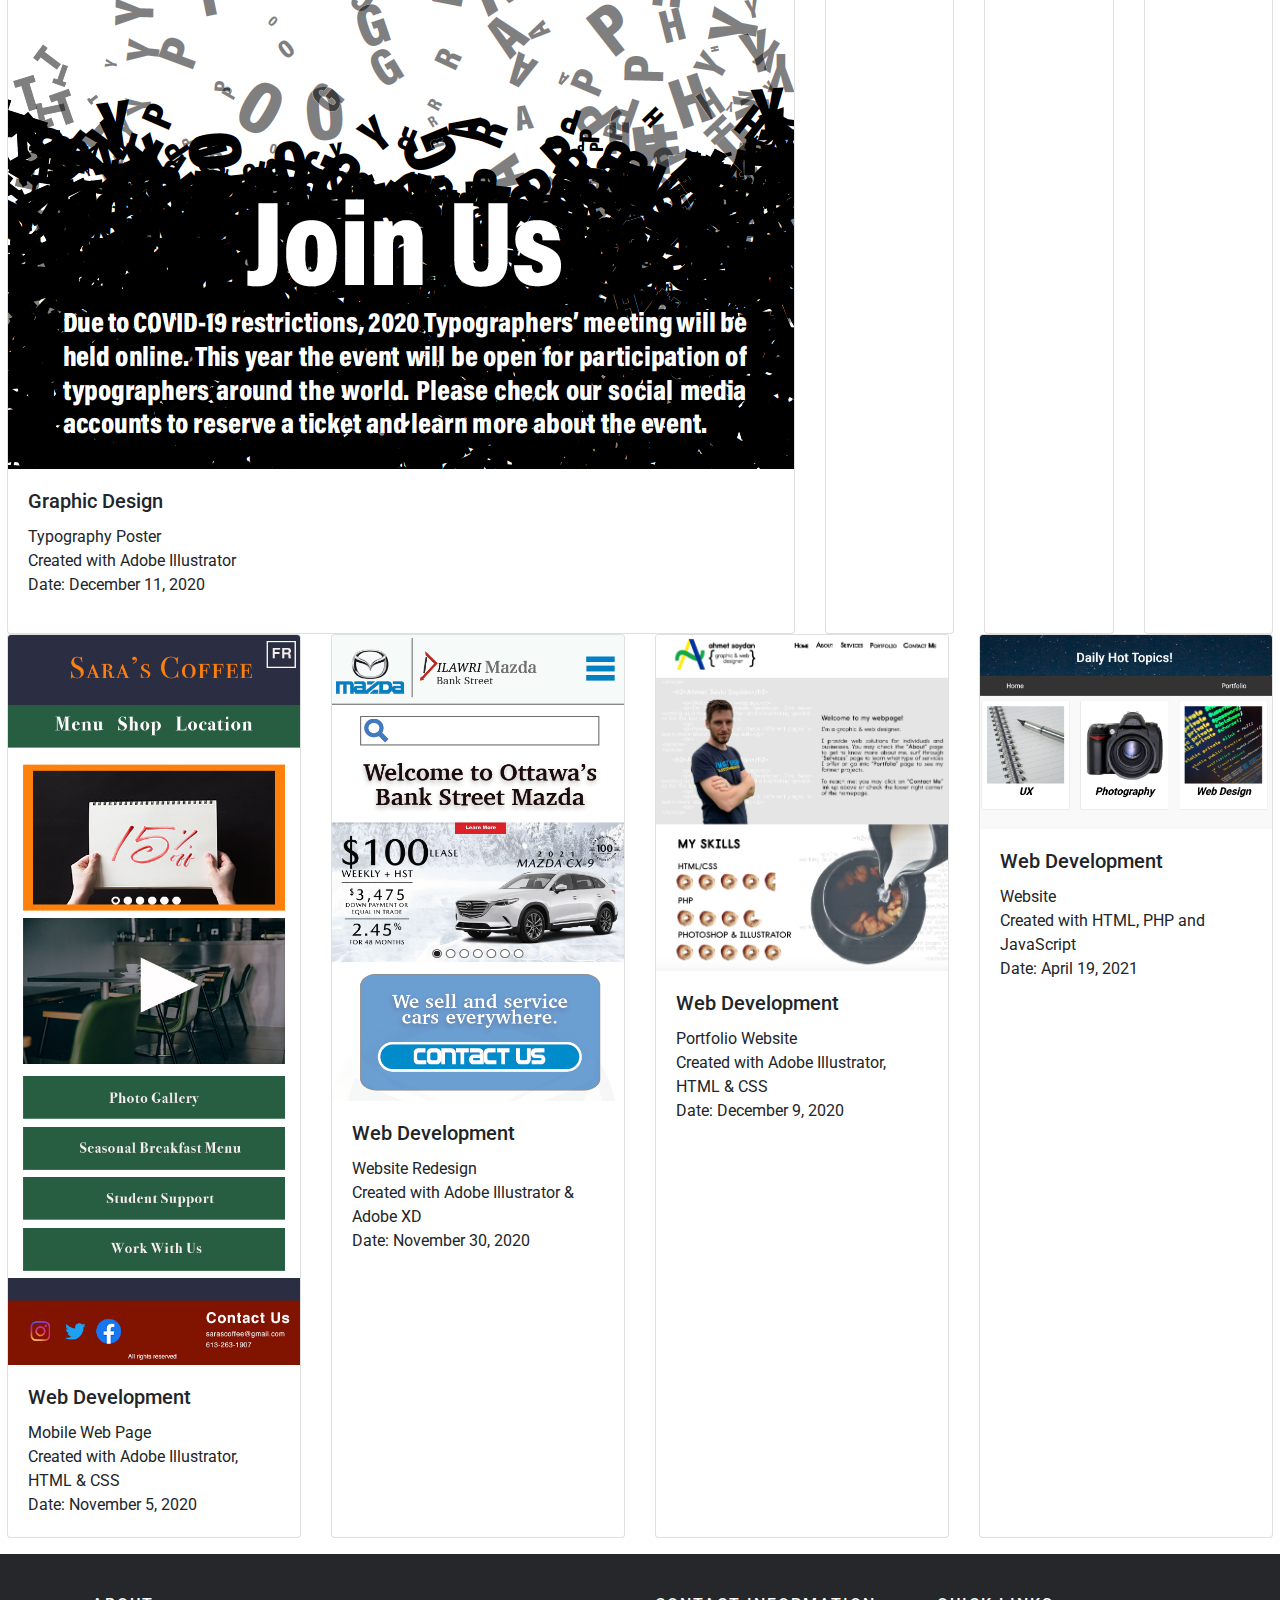
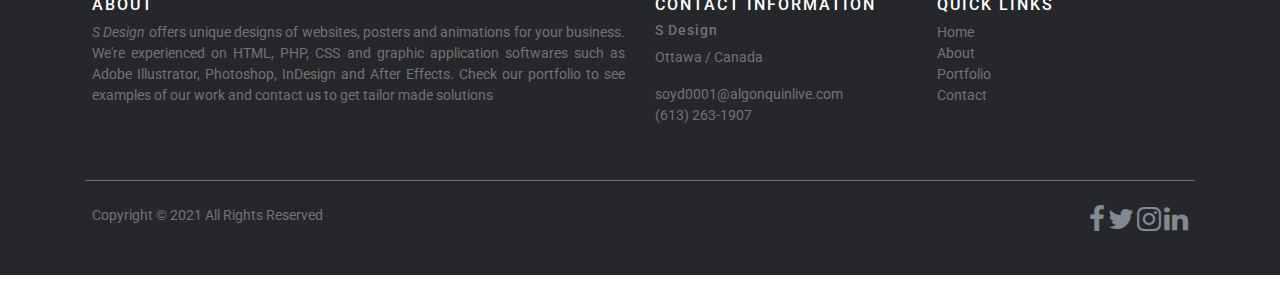
<file: portfolio.html>
<!DOCTYPE>
<html>
    <head>
        <title>Soydan Graphic & Web Design</title>
        <!-- Required meta tags -->
        <meta charset="utf-8">
        <meta name="viewport" content="width=device-width, initial-scale=1, shrink-to-fit=no">

        <!-- Bootstrap CSS 4.0-->
        <link rel="stylesheet" href="https://maxcdn.bootstrapcdn.com/bootstrap/4.0.0/css/bootstrap.min.css" integrity="sha384-Gn5384xqQ1aoWXA+058RXPxPg6fy4IWvTNh0E263XmFcJlSAwiGgFAW/dAiS6JXm" crossorigin="anonymous">
        
        <!-- Bootstrap CSS 5.0-->
        <link href="https://cdn.jsdelivr.net/npm/bootstrap@5.0.0-beta3/dist/css/bootstrap.min.css" rel="stylesheet" integrity="sha384-eOJMYsd53ii+scO/bJGFsiCZc+5NDVN2yr8+0RDqr0Ql0h+rP48ckxlpbzKgwra6" crossorigin="anonymous">
        <link rel="stylesheet" href="https://cdnjs.cloudflare.com/ajax/libs/font-awesome/4.7.0/css/font-awesome.min.css">

        <!-- Custom CSS -->
        <link href="https://fonts.googleapis.com/css2?family=Playfair+Display:wght@400;700;900&family=Roboto:wght@100;300;400;500;700&display=swap" rel="stylesheet">
        <link rel="stylesheet" href="./style.css" />
        
        <!-- JavaScript Bundle with Popper -->
        <script src="https://cdn.jsdelivr.net/npm/bootstrap@5.0.0-beta3/dist/js/bootstrap.bundle.min.js" integrity="sha384-JEW9xMcG8R+pH31jmWH6WWP0WintQrMb4s7ZOdauHnUtxwoG2vI5DkLtS3qm9Ekf" crossorigin="anonymous"></script>
        
    </head>
    <body>
        <!-- Navbar -->
        <nav class="py-3 navbar navbar-expand-lg fixed-top auto-hiding-navbar">
          <div class="container">
            <a class="navbar-brand" href="index.html">
                <img src="./img/logo.png" class="logo" alt="logo" width="50em" height="50em"/>
                Design 
            </a>
            <button class="navbar-toggler" type="button" data-bs-toggle="collapse" data-bs-target="#navbarSupportedContent" aria-controls="navbarSupportedContent" aria-expanded="false" aria-label="Toggle navigation">
              <span class="navbar-toggler-icon"></span>
            </button>
            <div class="collapse navbar-collapse" id="navbarSupportedContent">
              <ul class="navbar-nav ms-auto ">
                  <li class="nav-item">
                  <a class="nav-link active" aria-current="page" href="index.html">Home</a>
                </li>
                <li class="nav-item">
                  <a class="nav-link" href="about.html">About</a>
                </li>
                <li class="nav-item">
                  <a class="nav-link" href="portfolio.html">Portfolio</a>
                </li>
                <li class="nav-item">
                  <a class="nav-link" href="contact.html">Contact</a>
                </li>
              </ul>
            </div>
          </div>
        </nav>
        <!-- End Navbar -->

        <!-- Portfolio Section -->
        <section id="ourportfolio">
            <div class="container">
                <div class="row align-items-center portfolio">
                    <div class="col">
                        <h1>My Portfolio</h1>
                        <p>Below you can see a some selections among my portfolio. I've been focused on web design and graphic application during the 2020-2021. Some of the examples are my earlier works. I try to keep myself updated by following most recent news regarding digital realted sectors and improve my skills.</p>
                    </div>
                </div>
            </div>
        </section>
        <!-- End Portfolio Section --> 
        <!-- Portfolio Gallery Grid -->
        <div class="row row-cols-1 row-cols-md-3 g-4">
  <div class="col">
    <div class="card h-100">
      <img
        src="./img/photo1.jpg"
        class="card-img-top"
        alt="Sunset View"
      />
      <div class="card-body">
        <h5 class="card-title">Photography</h5>
        <p class="card-text">
          Maiden Tower
          <br>
          Travel Photography
          <br>
          Date: August 28, 2019
        </p>
      </div>
    </div>
  </div>
  <div class="col">
    <div class="card h-100">
      <img
        src="./img/photo2.jpg"
        class="card-img-top"
        alt="Traditional Oven"
      />
      <div class="card-body">
        <h5 class="card-title">Photography</h5>
        <p class="card-text">
        Traditional Oven
        <br>
        Travel Photography
        <br>
        Date: December 16, 2017
        </p>
      </div>
    </div>
  </div>
  <div class="col">
    <div class="card h-100">
      <img
        src="./img/photo3.png"
        class="card-img-top"
        alt="Symmetry"
      />
      <div class="card-body">
        <h5 class="card-title">Photography</h5>
        <p class="card-text">
        Under the Roof
        <br>
        Symmetry Photography
        <br>
        Date: March 03, 2021
        </p>
      </div>
    </div>
  </div>
  <div class="col">
    <div class="card h-100">
      <img src="./img/photo4.jpg" alt="The cute girl" />
      <div class="card-body">
        <h5 class="card-title">Photography</h5>
        <p class="card-text">
        The Cute Girl
        <br>
        Portrait Photography
        <br>
        Date: August 10, 2018
        </p>
      </div>
    </div>
  </div>
  <div class="col">
    <div class="card h-100">
      <img src="./img/graph1.png" alt="Typograpy Poster" />
      <div class="card-body">
        <h5 class="card-title">Graphic Design</h5>
        <p class="card-text">
        Typography Poster
        <br>
        Created with Adobe Illustrator
        <br>
        Date: December 11, 2020
        </p>
        </p>
      </div>
    </div>
  </div>
  <div class="col">
    <div class="card h-100">
      <img src="./img/graph2.jpg" class="card-img-top" alt="Postcard" />
      <div class="card-body">
        <h5 class="card-title">Graphic Design</h5>
        <p class="card-text">
        Post Card
        <br>
        Created with Adobe Photoshop
        <br>
        Date: October 08, 2020
        </p>
      </div>
    </div>
  </div>
  <div class="col">
    <div class="card h-100">
      <img src="./img/graph3.png" class="card-img-top" alt="PDF Form" />
      <div class="card-body">
        <h5 class="card-title">Graphic Design</h5>
        <p class="card-text">
        Digital PDF Form
        <br>
        Created with Adobe Illustrator & Adobe Reader
        <br>
        Date: April 12, 2021
        </p>
      </div>
    </div>
  </div>
  <div class="col">
    <div class="card h-100">
      <img src="./img/graph4.jpg" class="card-img-top" alt="Infographic Poster" />
      <div class="card-body">
        <h5 class="card-title">Graphic Design</h5>
        <p class="card-text">
        Infographic Poster
        <br>
        Created with Adobe Illustrator
        <br>
        Date: March 1, 2021
        </p>
      </div>
    </div>
  </div>
  <div class="col">
    <div class="card h-100">
      <img src="./img/web1.jpg" class="card-img-top" alt="Mobile Site" />
      <div class="card-body">
       <h5 class="card-title">Web Development</h5>
        <p class="card-text">
        Mobile Web Page
        <br>
        Created with Adobe Illustrator, HTML & CSS
        <br>
        Date: November 5, 2020
        </p>
      </div>
    </div>
  </div>
  <div class="col">
    <div class="card h-100">
      <img src="./img/web2.png" class="card-img-top" alt="Website Redesign" />
      <div class="card-body">
        <h5 class="card-title">Web Development</h5>
        <p class="card-text">
        Website Redesign
        <br>
        Created with Adobe Illustrator & Adobe XD
        <br>
        Date: November 30, 2020
        </p>
      </div>
    </div>
  </div>
  <div class="col">
    <div class="card h-100">
      <img src="./img/web3.png" class="card-img-top" alt="Website" />
      <div class="card-body">
        <h5 class="card-title">Web Development</h5>
        <p class="card-text">
        Portfolio Website
        <br>
        Created with Adobe Illustrator, HTML & CSS
        <br>
        Date: December 9, 2020
        </p>
      </div>
    </div>
  </div>
  <div class="col">
    <div class="card h-100">
      <img src="./img/web4.png" class="card-img-top" alt="Casual Website" />
      <div class="card-body">
        <h5 class="card-title">Web Development</h5>
        <p class="card-text">
        Website
        <br>
        Created with HTML, PHP and JavaScript
        <br>
        Date: April 19, 2021
        </p>
      </div>
    </div>
  </div>
</div>
        
    <!-- End Portfolio Section -->
        
        <!-- Footer Starts -->
        <footer class="site-footer">
          <div class="container">
            <div class="row">
              <div class="col-sm-12 col-md-6">
                <h5>About</h5>
                <p class="text-justify"><i>S Design</i> offers unique designs of websites, posters and animations for your business. We're experienced on HTML, PHP, CSS and graphic application softwares such as Adobe Illustrator, Photoshop, InDesign and After Effects. Check our portfolio to see examples of our work and contact us to get tailor made solutions </p>
              </div>

              <div class="col-xs-6 col-md-3">
                <h5>Contact Information</h5>
                <h6>S Design</h6>
                <p>Ottawa / Canada</p>
                <a href="mailto:soyd0001@algonquinlive.com" class="contact-link">soyd0001@algonquinlive.com</a>
                <br>
                <a href="tel:6132631907" class="contact-link">(613) 263-1907</a>
              </div>

              <div class="col-xs-6 col-md-3">
                <h5>Quick Links</h5>
                <ul class="footer-links">
                  <li><a href="index.html">Home</a></li>
                  <li><a href="about.html">About</a></li>
                  <li><a href="portfolio.html">Portfolio</a></li>
                  <li><a href="contact.html">Contact</a></li>
                </ul>
              </div>
            </div>
            <hr>
          </div>
          <div class="container">
            <div class="row">
              <div class="col-md-8 col-sm-6 col-xs-12">
                <p class="copyright-text">Copyright &copy; 2021 All Rights Reserved </p>
              </div>

              <div class="col-md-4 col-sm-6 col-xs-12">
                <ul class="social-icons">
                  <li><a class="facebook" href="#"><i class="fa fa-facebook"></i></a></li>
                  <li><a class="twitter" href="#"><i class="fa fa-twitter"></i></a></li>
                  <li><a class="dribbble" href="#"><i class="fa fa-instagram"></i></a></li>
                  <li><a class="linkedin" href="#"><i class="fa fa-linkedin"></i></a></li>   
                </ul>
              </div>
            </div>
          </div>
        </footer>
            <!-- Footer Ends -->
    
    <!-- jQuery first, then Popper.js, then Bootstrap JS -->
    <script src="https://code.jquery.com/jquery-3.2.1.slim.min.js" integrity="sha384-KJ3o2DKtIkvYIK3UENzmM7KCkRr/rE9/Qpg6aAZGJwFDMVNA/GpGFF93hXpG5KkN" crossorigin="anonymous"></script>
    <script src="https://cdnjs.cloudflare.com/ajax/libs/popper.js/1.12.9/umd/popper.min.js" integrity="sha384-ApNbgh9B+Y1QKtv3Rn7W3mgPxhU9K/ScQsAP7hUibX39j7fakFPskvXusvfa0b4Q" crossorigin="anonymous"></script>
    <script src="https://maxcdn.bootstrapcdn.com/bootstrap/4.0.0/js/bootstrap.min.js" integrity="sha384-JZR6Spejh4U02d8jOt6vLEHfe/JQGiRRSQQxSfFWpi1MquVdAyjUar5+76PVCmYl" crossorigin="anonymous"></script>

        
        
    </body>
</html>
</file>
<file: style.css>
html {
    font-family: 'Playfair Display', serif;
    font-family: 'Roboto', sans-serif;
    font-size: 16px;
    line-height: 1.5;
}

body {
    display: block;
    overflow-x: hidden;
}

nav {
    background-color: white;
}

.navbar-brand img {
    max-height: 60px;
}

.navbar-brand {
    font-size: 24px;
    text-transform: uppercase;
    font-weight: 900;
    color: #000;
}

nav ul li a {
    color: #a9a9a9;
    font-size: 22px;
    margin: auto 10px;
}
nav ul li a:hover {
    color: #000;
}

section {
    padding-top: 50px;
    padding-bottom: 50px;
}

section h1 {
    text-transform: uppercase;
    font-weight: 900;
    color: 000;
    text-align: left;
    margin-bottom: 20px;
}

section p {
    font-size: 1em;
    font-weight: 300;
}

button {
    max-width: 50%;
    border-radius: 50px !important;
}

#hero .col {
    justify-content: center;
    flex-direction: column;
    display: flex;
}

#hero .img-col {
    justify-content: flex-end;
    margin-top: 1em;
}

#hero img {
    max-width: 130% !important;
    width: 120%;
}

#hero .card {
    box-shadow: 11px 7px 16px #f9f9f9;
    border: 0;
    text-align: center;
}

#hero .icon {
    width: 3em;
    height: 3em;
    margin-bottom: 20px;
}

#portfolio .portfolio {
    margin-bottom: 50px;
}

#contact {
    text-align: center;
    background-color: white;
}

#contact h1 {
    text-align: center;
    color: #000;
}

#ourportfolio {
    text-align: center;
    background-color: white;
}

#ourportfolio h1 {
    text-align: center;
    color: #000;
}

#about {
    margin-top: auto;
}

#resume {
    margin-top: -2em;
}

#contact {
    margin-top: 5em;
}

#ourportfolio {
    margin-top: 5em;
}

/* Footer CSS */
.site-footer {
    background-color:#26272b;
    padding-top:20px;
    font-size:14px;
    line-height:1.5em;
    color:#737373;
}

.site-footer hr {
    border-top-color:#bbb;
    opacity:0.5;
}

.site-footer hr.small {
    margin:20px 0;
}

.site-footer h5 {
    color:#fff;
    font-size:16px;
    text-transform:uppercase;
    margin-top:5px;
    letter-spacing:2px
}

.site-footer h6 {
    font-size:14px;
    margin-top:5px;
    letter-spacing:1px
}

.site-footer a {
    color:#737373;
}

.site-footer a:hover {
    color:#fff;
    text-decoration:none;
}
.footer-links
{
    padding-left:0;
    list-style:none
}
.footer-links li
{
    display:block
}
.footer-links a
{
    color:#737373
}
.footer-links a:active,.footer-links a:focus,.footer-links a:hover
{
    color:#fff;
    text-decoration:none;
}
.footer-links.inline li
{
    display:inline-block
}
.site-footer .social-icons
{
    text-align:right
}

.copyright-text
{
    margin:0
}

.social-icons
{
    padding-left:0;
    margin-bottom:0;
    list-style:none
}
.social-icons li
{
    display:inline-block;
    margin-bottom:4px
}
.social-icons li.title
{
    margin-right:15px;
    text-transform:uppercase;
    color:#96a2b2;
    font-weight:700;
    font-size:13px;
}
.social-icons a{
    background-color:#eceeef;
    color:#818a91;
    font-size:2em;
    display:contents;
    line-height:1.5em;
    width:3em;
    height:3em;
    text-align:center;
    margin-right:8px;
    border-radius:100%;
    -webkit-transition:all .2s linear;
    -o-transition:all .2s linear;
    transition:all .2s linear;
}
.social-icons a:active,.social-icons a:focus,.social-icons a:hover
{
    color:#fff;
}
.social-icons.size-sm a
{
    line-height:1.5em;
    height:2em;
    width:2em;
    font-size:2em;
}

.site-footer [class^=col-]{
        margin-bottom:30px
    }
#credits {
    font-size: 10px;
}

/* Portfolio Grid*/
* {
  box-sizing: border-box;
}

.row {
  margin: 8px -16px;
}

/* Add padding BETWEEN each column */
.row,
.row > .column {
  padding: 8px;
}

/* Create four equal columns that floats next to each other */
.column {
  float: left;
  width: 25%;
}

/* Clear floats after rows */ 
.row:after {
  content: "";
  display: table;
  clear: both;
}

/* Content */
.content {
  background-color: white;
  padding: 10px;
}

/* Responsive layout - makes a two column-layout instead of four columns */
@media screen and (max-width: 900px) {
  .column {
    width: 50%;
  }
}

/* Responsive layout - makes the two columns stack on top of each other instead of next to each other */
@media screen and (max-width: 600px) {
  .column {
    width: 100%;
  }
}

#pcards {
    display:block;
}

#ourportfolio {
    margin-top: 1em;
    margin-bottom: -5em;
}
</file>
